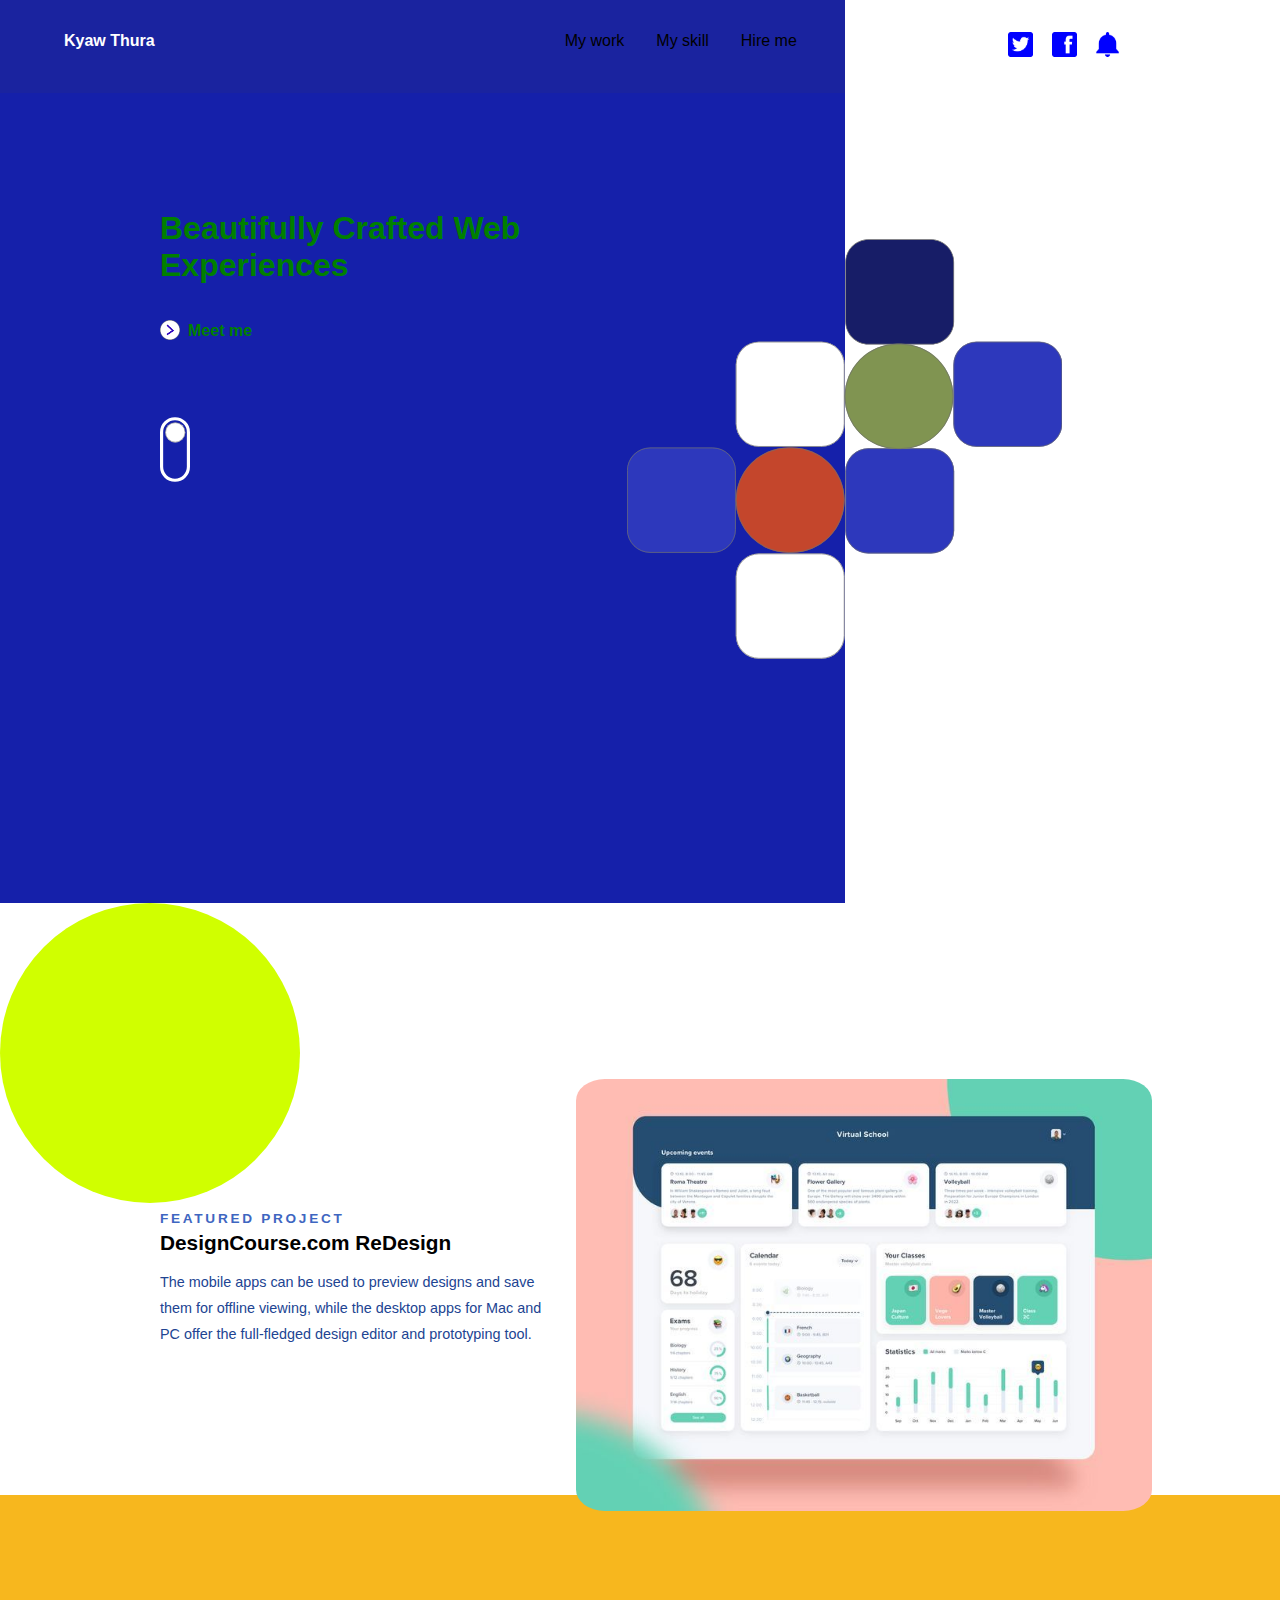
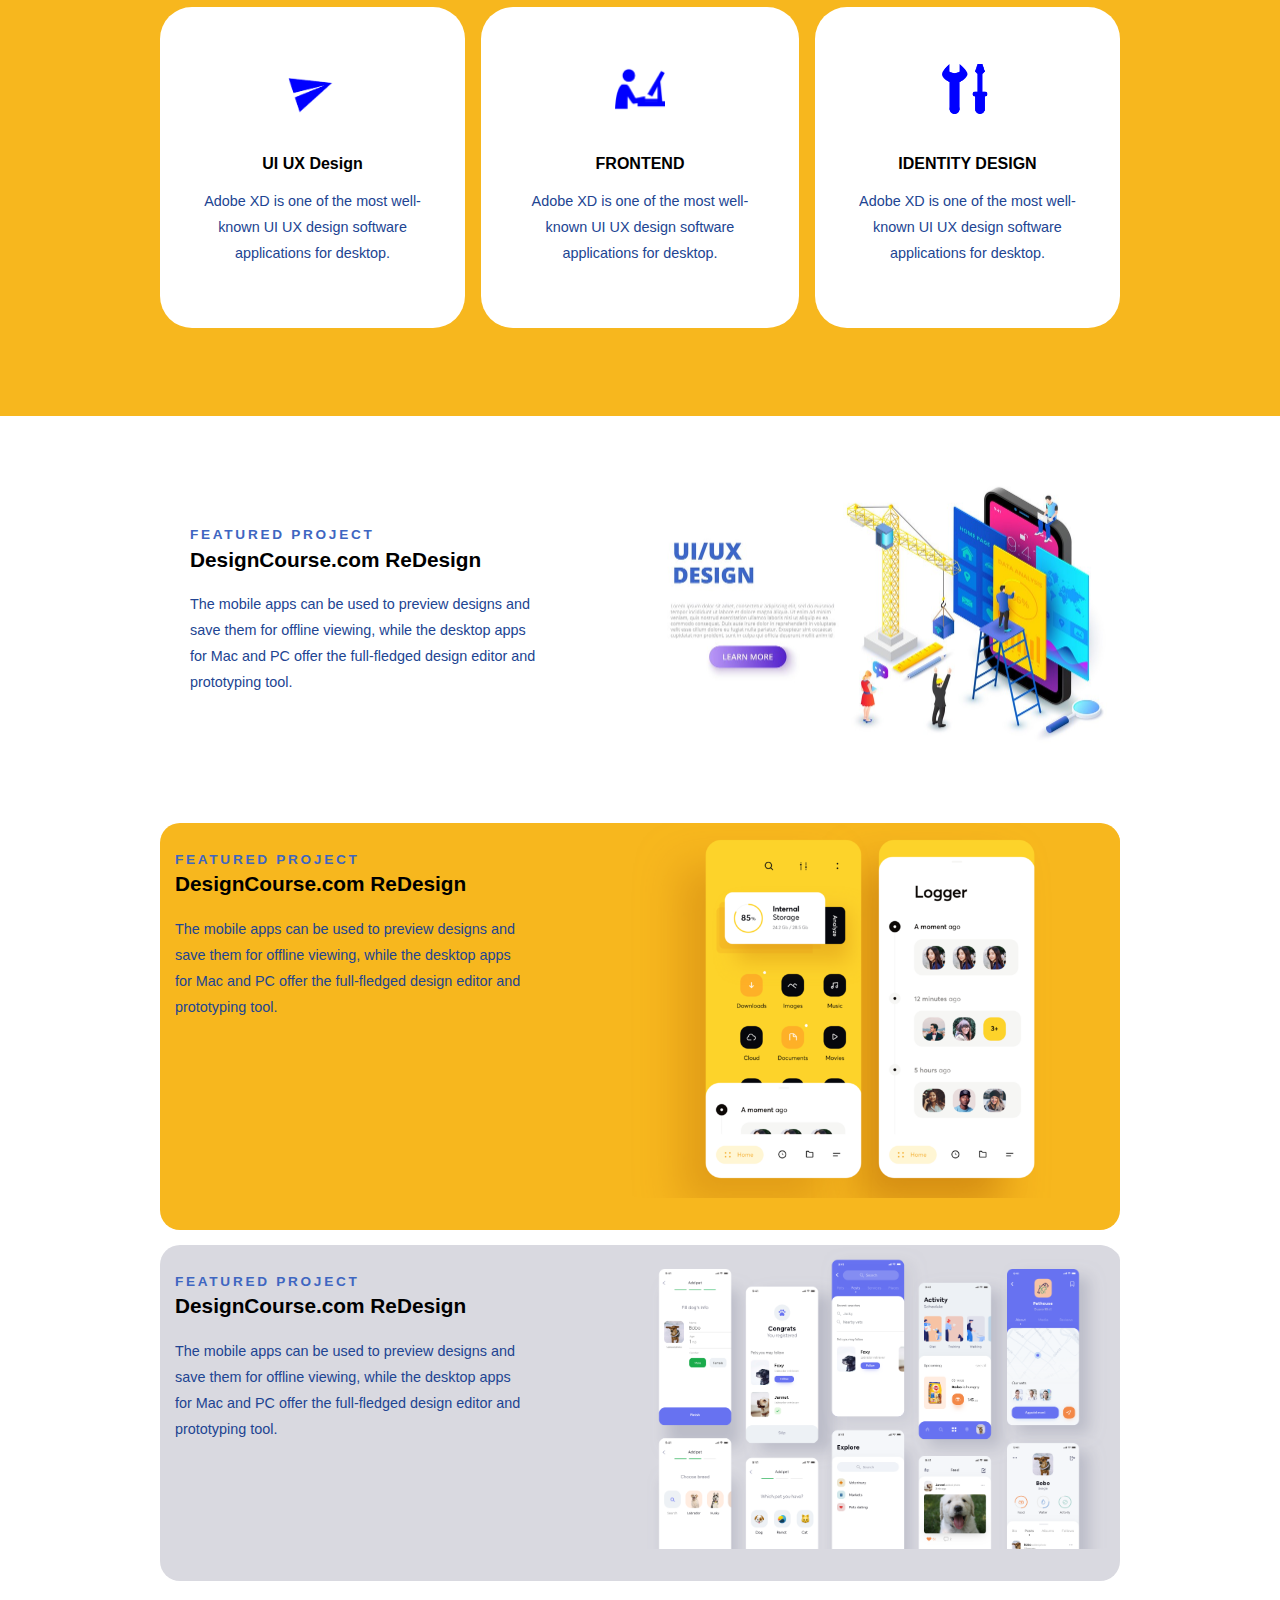
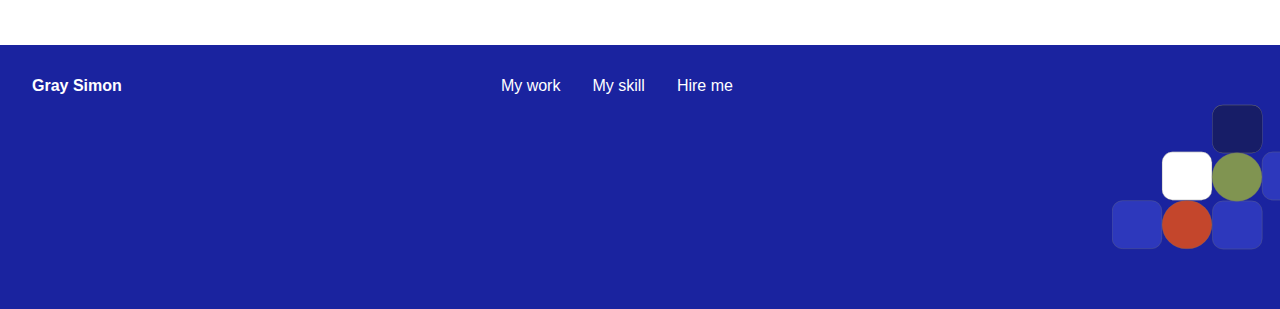
<file: index.html>
<!DOCTYPE html>
<html lang="en">
<head>
    <meta charset="UTF-8">
    <meta name="viewport" content="width=device-width, initial-scale=1.0">
    <title>Document</title>
    <link rel="stylesheet" href="css/main.css">

</head>
<body>
    
    <div class="nav-container">
        <header>
            <a href="index.html" class="logo">Kyaw Thura</a>

            <nav>
                <ul>
                    <li><a href="#">My work</a></li>
                    <li><a href="#">My skill</a></li>
                    <li><a href="#">Hire me</a></li>
                </ul>
            </nav>
        </header>
        <div class="social-header">
            <ul>
                <li><a href="#"><img src="images/Image 10.png" alt="skype"></a></li>
                <li><a href="#"><img src="images/Image 9.png" alt="facebook"></a></li>
                <li><a href="#"><img src="images/Image 11.png" alt="noti"></a></li>

            </ul>
        </div>
    </div>
    <div class="hero">
        <div class="content">
            <h1>Beautifully Crafted Web Experiences</h1>
            <div class=""></div>
            <div class="meet">
                <span><img src="images/Group 1.png" alt="arrow"></span>
                <p>Meet me</p>
            </div>
            <svg class="scroll" width="57" height="123" viewBox="0 0 57 123">
                <g id="Group_10" data-name="Group 10" transform="translate(-235 -661)">
                  <g id="Rectangle_8" data-name="Rectangle 8" transform="translate(235 661)" fill="none" stroke="#fff" stroke-width="6">
                    <rect width="57" height="123" rx="28.5" stroke="none"/>
                    <rect x="3" y="3" width="51" height="117" rx="25.5" fill="none"/>
                  </g>
                  <g id="Ellipse_9" data-name="Ellipse 9" transform="translate(245 671)" fill="#fff" stroke="#707070" stroke-width="1">
                    <circle cx="19" cy="19" r="19" stroke="none"/>
                    <circle cx="19" cy="19" r="18.5" fill="none"/>
                  </g>
                </g>
              </svg>
              
        </div>
        <svg xmlns="http://www.w3.org/2000/svg" class="hero-design" width="604" height="582" viewBox="0 0 604 582">
            <g id="Group_9" data-name="Group 9" transform="translate(-950 -288)">
              <g id="Path_9" data-name="Path 9" transform="translate(1253 288)" fill="#171d67">
                <path d="M 119 145.5 L 32 145.5 C 27.74729919433594 145.5 23.62210083007813 144.6672210693359 19.73893928527832 143.0247802734375 C 15.98799991607666 141.4382629394531 12.61919975280762 139.1669464111328 9.726140022277832 136.2738647460938 C 6.833079814910889 133.3807983398438 4.561739921569824 130.0119934082031 2.975219964981079 126.2610778808594 C 1.332780003547668 122.3779220581055 0.5 118.2527008056641 0.5 114 L 0.5 32 C 0.5 27.74729919433594 1.332780003547668 23.62210083007813 2.975219964981079 19.73893928527832 C 4.561739921569824 15.98799991607666 6.833079814910889 12.61919975280762 9.726140022277832 9.726140022277832 C 12.61919975280762 6.833079814910889 15.98799991607666 4.561739921569824 19.73893928527832 2.975219964981079 C 23.62210083007813 1.332780003547668 27.74729919433594 0.5 32 0.5 L 119 0.5 C 123.2527008056641 0.5 127.3779220581055 1.332780003547668 131.2610778808594 2.975219964981079 C 135.0119934082031 4.561739921569824 138.3807983398438 6.833079814910889 141.2738647460938 9.726140022277832 C 144.1669464111328 12.61919975280762 146.4382629394531 15.98799991607666 148.0247802734375 19.73893928527832 C 149.6672210693359 23.62210083007813 150.5 27.74729919433594 150.5 32 L 150.5 114 C 150.5 118.2527008056641 149.6672210693359 122.3779220581055 148.0247802734375 126.2610778808594 C 146.4382629394531 130.0119934082031 144.1669464111328 133.3807983398438 141.2738647460938 136.2738647460938 C 138.3807983398438 139.1669464111328 135.0119934082031 141.4382629394531 131.2610778808594 143.0247802734375 C 127.3779220581055 144.6672210693359 123.2527008056641 145.5 119 145.5 Z" stroke="none"/>
                <path d="M 32 1 C 27.81458282470703 1 23.75489807128906 1.819503784179688 19.93370056152344 3.435714721679688 C 16.24235534667969 4.997024536132813 12.927001953125 7.232376098632813 10.07968139648438 10.07968139648438 C 7.232376098632813 12.927001953125 4.997024536132813 16.24235534667969 3.435714721679688 19.93370056152344 C 1.819503784179688 23.75489807128906 1 27.81458282470703 1 32 L 1 114 C 1 118.185417175293 1.819503784179688 122.2451019287109 3.435714721679688 126.0662841796875 C 4.997024536132813 129.7576141357422 7.232376098632813 133.072998046875 10.07968139648438 135.9203033447266 C 12.927001953125 138.7676239013672 16.24235534667969 141.0029602050781 19.93370056152344 142.5642852783203 C 23.75489807128906 144.1804962158203 27.81458282470703 145 32 145 L 119 145 C 123.185417175293 145 127.2451019287109 144.1804962158203 131.0662841796875 142.5642852783203 C 134.7576141357422 141.0029602050781 138.072998046875 138.7676239013672 140.9203033447266 135.9203033447266 C 143.7676239013672 133.072998046875 146.0029602050781 129.7576141357422 147.5642852783203 126.0662841796875 C 149.1804962158203 122.2451019287109 150 118.185417175293 150 114 L 150 32 C 150 27.81458282470703 149.1804962158203 23.75489807128906 147.5642852783203 19.93370056152344 C 146.0029602050781 16.24235534667969 143.7676239013672 12.927001953125 140.9203033447266 10.07968139648438 C 138.072998046875 7.232376098632813 134.7576141357422 4.997024536132813 131.0662841796875 3.435714721679688 C 127.2451019287109 1.819503784179688 123.185417175293 1 119 1 L 32 1 M 32 0 L 119 0 C 136.673095703125 0 151 14.32687377929688 151 32 L 151 114 C 151 131.673095703125 136.673095703125 146 119 146 L 32 146 C 14.32687377929688 146 0 131.673095703125 0 114 L 0 32 C 0 14.32687377929688 14.32687377929688 0 32 0 Z" stroke="none" fill="#707070"/>
              </g>
              <g id="Rectangle_10" data-name="Rectangle 10" transform="translate(1403 430)" fill="#2d38bc" stroke="#707070" stroke-width="1">
                <rect width="151" height="146" rx="32" stroke="none"/>
                <rect x="0.5" y="0.5" width="150" height="145" rx="31.5" fill="none"/>
              </g>
              <g id="Rectangle_11" data-name="Rectangle 11" transform="translate(1101 430)" fill="#fff" stroke="#707070" stroke-width="1">
                <rect width="151" height="146" rx="32" stroke="none"/>
                <rect x="0.5" y="0.5" width="150" height="145" rx="31.5" fill="none"/>
              </g>
              <g id="Rectangle_12" data-name="Rectangle 12" transform="translate(950 577)" fill="#2d38bc" stroke="#707070" stroke-width="1">
                <rect width="151" height="146" rx="32" stroke="none"/>
                <rect x="0.5" y="0.5" width="150" height="145" rx="31.5" fill="none"/>
              </g>
              <g id="Rectangle_16" data-name="Rectangle 16" transform="translate(1101 724)" fill="#fff" stroke="#707070" stroke-width="1">
                <rect width="151" height="146" rx="32" stroke="none"/>
                <rect x="0.5" y="0.5" width="150" height="145" rx="31.5" fill="none"/>
              </g>
              <g id="Rectangle_14" data-name="Rectangle 14" transform="translate(1253 578)" fill="#2d38bc" stroke="#707070" stroke-width="1">
                <rect width="151" height="146" rx="32" stroke="none"/>
                <rect x="0.5" y="0.5" width="150" height="145" rx="31.5" fill="none"/>
              </g>
              <g id="Rectangle_13" data-name="Rectangle 13" transform="translate(1101 577)" fill="#c4462c" stroke="#707070" stroke-width="1">
                <rect width="151" height="146" rx="73" stroke="none"/>
                <rect x="0.5" y="0.5" width="150" height="145" rx="72.5" fill="none"/>
              </g>
              <g id="Rectangle_15" data-name="Rectangle 15" transform="translate(1252 433)" fill="#809451" stroke="#707070" stroke-width="1">
                <rect width="151" height="146" rx="73" stroke="none"/>
                <rect x="0.5" y="0.5" width="150" height="145" rx="72.5" fill="none"/>
              </g>
            </g>
          </svg>
          
    </div>
    <section class="featured">
        <div class="left">
            <div class="inner transition2">
                <p class="subtitle">Featured Project</p>
                <a href="#" class="featured-title">DesignCourse.com ReDesign</a>
                <p class="featured-desc">The mobile apps can be used to preview designs and
                    save them for offline viewing, while the desktop apps for
                    Mac and PC offer the full-fledged design editor and prototyping tool.</p>

            </div>
        
        </div>
        <img class="right transition2" src="images/project-1.png" alt="Featured Project">
    </section>
    <section class="skills">
        <div class="skills-container">
            <ul>
                <li class="transation2">
                    <div class="icon-container one">
                        <img src="images/Image 5.png" alt="UI/UX Icon">
                    </div>
                    <p class="skill-title">UI UX Design</p>
                    <p class="featured-desc">Adobe XD is one of the 
                      most well-known UI UX design software applications for 
                      desktop.</p>

                </li>
                <li class="transation2">
                  <div class="icon-container one">
                      <img src="images/Image 6.png" alt="UI/UX Icon">
                  </div>
                  <p class="skill-title">FRONTEND </p>
                  <p class="featured-desc">Adobe XD is one of the 
                    most well-known UI UX design software applications for 
                    desktop.</p>

              </li>
              <li class="transation2">
                <div class="icon-container one">
                    <img src="images/Image 7.png" alt="UI/UX Icon">
                </div>
                <p class="skill-title">IDENTITY DESIGN</p>
                <p class="featured-desc">Adobe XD is one of the 
                  most well-known UI UX design software applications for 
                  desktop.</p>

            </li>
            </ul>
        </div>
    </section>
    <section class="portfolio">
      <div class="portfolio-container transition1">
        <div class="portfolio-left">
          <div class="inner">
            <p class="subtitle">Featured Project</p>
            <p class="featured-title">DesignCourse.com ReDesign</p>
            <p class="featured-desc">The mobile apps can be used to preview designs and
              save them for offline viewing, while the desktop apps for
              Mac and PC offer the full-fledged design editor and prototyping tool.</p>
          </div>
        </div>
        <a href="#"><img src="images/ui-design-concept.jpg" alt="Fretastic"></a>
      </div>
      <div class="portfolio-container transition2">
        <div class="ortfolio-left">
          <div class="inner">
            <p class="subtitle">Featured Project</p>
            <p class="featured-title">DesignCourse.com ReDesign</p>
            <p class="featured-desc">The mobile apps can be used to preview designs and
              save them for offline viewing, while the desktop apps for
              Mac and PC offer the full-fledged design editor and prototyping tool.</p>
          </div>
        </div>
        <a href="#"><img src="images/file-explorer_2x.png" alt="Fretastic"></a>
      </div>
      <div class="portfolio-container transition3">
        <div class="ortfolio-left">
          <div class="inner">
            <p class="subtitle">Featured Project</p>
            <p class="featured-title">DesignCourse.com ReDesign</p>
            <p class="featured-desc">The mobile apps can be used to preview designs and
              save them for offline viewing, while the desktop apps for
              Mac and PC offer the full-fledged design editor and prototyping tool.</p>
          </div>
        </div>
        <a href="#"><img src="images/phones.png" alt="Fretastic"></a>
      </div>
    </section>
    <div class="foot">
      <footer>
          <a href="index.html" class="logo">Gray Simon</a>

          <nav>
              <ul>
                  <li><a href="#">My work</a></li>
                  <li><a href="#">My skill</a></li>
                  <li><a href="#">Hire me</a></li>
              </ul>
          </nav>
      
      
        <svg class="svgfoot" xmlns="http://www.w3.org/2000/svg" width="604" height="436" viewBox="0 0 604 436">
          <g id="Group_11" data-name="Group 11" transform="translate(-950 -288)">
            <g id="Path_9" data-name="Path 9" transform="translate(1253 288)" fill="#171d67">
              <path d="M 119 145.5 L 32 145.5 C 27.74729919433594 145.5 23.62210083007813 144.6672210693359 19.73893928527832 143.0247802734375 C 15.98799991607666 141.4382629394531 12.61919975280762 139.1669464111328 9.726140022277832 136.2738647460938 C 6.833079814910889 133.3807983398438 4.561739921569824 130.0119934082031 2.975219964981079 126.2610778808594 C 1.332780003547668 122.3779220581055 0.5 118.2527008056641 0.5 114 L 0.5 32 C 0.5 27.74729919433594 1.332780003547668 23.62210083007813 2.975219964981079 19.73893928527832 C 4.561739921569824 15.98799991607666 6.833079814910889 12.61919975280762 9.726140022277832 9.726140022277832 C 12.61919975280762 6.833079814910889 15.98799991607666 4.561739921569824 19.73893928527832 2.975219964981079 C 23.62210083007813 1.332780003547668 27.74729919433594 0.5 32 0.5 L 119 0.5 C 123.2527008056641 0.5 127.3779220581055 1.332780003547668 131.2610778808594 2.975219964981079 C 135.0119934082031 4.561739921569824 138.3807983398438 6.833079814910889 141.2738647460938 9.726140022277832 C 144.1669464111328 12.61919975280762 146.4382629394531 15.98799991607666 148.0247802734375 19.73893928527832 C 149.6672210693359 23.62210083007813 150.5 27.74729919433594 150.5 32 L 150.5 114 C 150.5 118.2527008056641 149.6672210693359 122.3779220581055 148.0247802734375 126.2610778808594 C 146.4382629394531 130.0119934082031 144.1669464111328 133.3807983398438 141.2738647460938 136.2738647460938 C 138.3807983398438 139.1669464111328 135.0119934082031 141.4382629394531 131.2610778808594 143.0247802734375 C 127.3779220581055 144.6672210693359 123.2527008056641 145.5 119 145.5 Z" stroke="none"/>
              <path d="M 32 1 C 27.81458282470703 1 23.75489807128906 1.819503784179688 19.93370056152344 3.435714721679688 C 16.24235534667969 4.997024536132813 12.927001953125 7.232376098632813 10.07968139648438 10.07968139648438 C 7.232376098632813 12.927001953125 4.997024536132813 16.24235534667969 3.435714721679688 19.93370056152344 C 1.819503784179688 23.75489807128906 1 27.81458282470703 1 32 L 1 114 C 1 118.185417175293 1.819503784179688 122.2451019287109 3.435714721679688 126.0662841796875 C 4.997024536132813 129.7576141357422 7.232376098632813 133.072998046875 10.07968139648438 135.9203033447266 C 12.927001953125 138.7676239013672 16.24235534667969 141.0029602050781 19.93370056152344 142.5642852783203 C 23.75489807128906 144.1804962158203 27.81458282470703 145 32 145 L 119 145 C 123.185417175293 145 127.2451019287109 144.1804962158203 131.0662841796875 142.5642852783203 C 134.7576141357422 141.0029602050781 138.072998046875 138.7676239013672 140.9203033447266 135.9203033447266 C 143.7676239013672 133.072998046875 146.0029602050781 129.7576141357422 147.5642852783203 126.0662841796875 C 149.1804962158203 122.2451019287109 150 118.185417175293 150 114 L 150 32 C 150 27.81458282470703 149.1804962158203 23.75489807128906 147.5642852783203 19.93370056152344 C 146.0029602050781 16.24235534667969 143.7676239013672 12.927001953125 140.9203033447266 10.07968139648438 C 138.072998046875 7.232376098632813 134.7576141357422 4.997024536132813 131.0662841796875 3.435714721679688 C 127.2451019287109 1.819503784179688 123.185417175293 1 119 1 L 32 1 M 32 0 L 119 0 C 136.673095703125 0 151 14.32687377929688 151 32 L 151 114 C 151 131.673095703125 136.673095703125 146 119 146 L 32 146 C 14.32687377929688 146 0 131.673095703125 0 114 L 0 32 C 0 14.32687377929688 14.32687377929688 0 32 0 Z" stroke="none" fill="#707070"/>
            </g>
            <g id="Rectangle_10" data-name="Rectangle 10" transform="translate(1403 430)" fill="#2d38bc" stroke="#707070" stroke-width="1">
              <rect width="151" height="146" rx="32" stroke="none"/>
              <rect x="0.5" y="0.5" width="150" height="145" rx="31.5" fill="none"/>
            </g>
            <g id="Rectangle_11" data-name="Rectangle 11" transform="translate(1101 430)" fill="#fff" stroke="#707070" stroke-width="1">
              <rect width="151" height="146" rx="32" stroke="none"/>
              <rect x="0.5" y="0.5" width="150" height="145" rx="31.5" fill="none"/>
            </g>
            <g id="Rectangle_12" data-name="Rectangle 12" transform="translate(950 577)" fill="#2d38bc" stroke="#707070" stroke-width="1">
              <rect width="151" height="146" rx="32" stroke="none"/>
              <rect x="0.5" y="0.5" width="150" height="145" rx="31.5" fill="none"/>
            </g>
            <g id="Rectangle_14" data-name="Rectangle 14" transform="translate(1253 578)" fill="#2d38bc" stroke="#707070" stroke-width="1">
              <rect width="151" height="146" rx="32" stroke="none"/>
              <rect x="0.5" y="0.5" width="150" height="145" rx="31.5" fill="none"/>
            </g>
            <g id="Rectangle_13" data-name="Rectangle 13" transform="translate(1101 577)" fill="#c4462c" stroke="#707070" stroke-width="1">
              <rect width="151" height="146" rx="73" stroke="none"/>
              <rect x="0.5" y="0.5" width="150" height="145" rx="72.5" fill="none"/>
            </g>
            <g id="Rectangle_15" data-name="Rectangle 15" transform="translate(1252 433)" fill="#809451" stroke="#707070" stroke-width="1">
              <rect width="151" height="146" rx="73" stroke="none"/>
              <rect x="0.5" y="0.5" width="150" height="145" rx="72.5" fill="none"/>
            </g>
          </g>
        </svg>
      </footer>

  </div>  
</body>
</html>
</file>
<file: css/main.css>
body {
  height: 100vh;
  margin: 0;
  font-family: 'Arial';
}

ul {
  list-style-type: none;
  margin: 0;
  padding: 0;
}

a {
  text-decoration: none;
}

img {
  width: 100%;
  border-radius: 5%;
}

.nav-container a {
  color: black;
}

.nav-container {
  background: #1A239F;
  width: 100%;
}

header {
  display: -webkit-box;
  display: -ms-flexbox;
  display: flex;
  -webkit-box-pack: justify;
      -ms-flex-pack: justify;
          justify-content: space-between;
  padding: 2em;
}

header .logo {
  color: #FFFFFF;
  font-weight: bold;
}

header ul {
  display: -webkit-box;
  display: -ms-flexbox;
  display: flex;
}

header ul a {
  display: block;
  padding: 0 1em;
}

.social-header, .hero-design {
  display: none;
}

.hero {
  background: #1520AA;
  color: green;
  display: -ms-grid;
  display: grid;
  text-align: center;
  padding: 4em;
}

.meet {
  display: -webkit-box;
  display: -ms-flexbox;
  display: flex;
  margin: 0 auto;
  width: 200px;
  font-weight: bold;
}

.meet span {
  margin-top: 0.9em;
  margin-right: .5em;
  width: 20px;
}

.scroll {
  width: 30px;
  margin-top: 2em;
}

section {
  padding: 4em 2em;
  text-align: center;
}

.featured {
  position: relative;
}

.featured::before {
  content: "";
  position: absolute;
  width: 200px;
  height: 200px;
  border-radius: 50%;
  background: #d0ff00;
  top: 0;
  left: 0;
  z-index: -1;
}

.subtitle {
  text-transform: uppercase;
  font-weight: bold;
  color: #3E66C1;
  letter-spacing: .2em;
  font-size: .85em;
}

.featured-title {
  color: #000000;
  font-weight: bold;
  font-size: 1.3em;
  margin-top: -.4em;
  display: block;
}

.featured-desc {
  color: #214492;
  margin-bottom: 3em;
  font-size: .9em;
  line-height: 1.8em;
  font-weight: 500;
}

img .right .transition2 {
  border-radius: 50%;
}

.skills {
  background: #F7B71E;
}

.skills-container ul li {
  background: white;
  padding: 2em;
  border-radius: 2em;
  margin-bottom: 1.5em;
}

.skills-container ul li .icon-container {
  height: 100px;
  display: -ms-grid;
  display: grid;
  place-content: center;
  margin: 0 auto;
}

.one {
  width: 50px;
}

.skill-title {
  font-weight: bold;
}

.featured-desc {
  margin-bottom: 2em;
}

.portfolio-container {
  width: 100%;
}

.portfolio .inner {
  padding: 15px;
}

.portfolio-container a img {
  /* border-radius: 1em; */
  margin-bottom: 2em;
}

.portfolio-container.transition1 {
  background: white;
  padding: 15px;
}

.portfolio-container.transition2 {
  background: #F7B71E;
  border-radius: 20px;
  margin-bottom: 15px;
}

.portfolio-container.transition3 {
  background: #D9D9E0;
  border-radius: 20px;
}

.foot {
  background: #1A239F;
  width: 100%;
}

footer {
  display: -webkit-box;
  display: -ms-flexbox;
  display: flex;
  -webkit-box-pack: justify;
      -ms-flex-pack: justify;
          justify-content: space-between;
  padding: 2em;
}

footer .logo {
  color: #FFFFFF;
  font-weight: bold;
}

.foot a {
  color: white;
}

footer {
  background: #1A239F;
  width: 100%;
}

footer ul {
  display: -webkit-box;
  display: -ms-flexbox;
  display: flex;
}

footer ul a {
  display: block;
  padding: 0 1em;
}

.svgfoot {
  width: 200px;
  height: 200px;
}

@media only screen and (min-width: 800px) {
  .featured, .portfolio {
    text-align: left;
  }
  .featured, .portfolio-container {
    display: -ms-grid;
    display: grid;
    -ms-grid-columns: 40% auto;
        grid-template-columns: 40% auto;
  }
  .left, .portfolio-left {
    display: -ms-grid;
    display: grid;
    place-content: center;
  }
  .right {
    margin-left: 2em;
    margin-top: 1em;
  }
  .skills {
    margin-top: -5em;
    margin-bottom: -7em;
    padding-top: 7em;
  }
  .skills-container ul {
    display: -ms-grid;
    display: grid;
    -ms-grid-columns: (auto)[3];
        grid-template-columns: repeat(3, auto);
    grid-gap: 1em;
  }
  .portfolio {
    padding-top: 7em;
  }
  .portfolio-container img {
    margin-left: 2em;
  }
  .featured {
    position: relative;
  }
  .featured::before {
    content: "";
    position: absolute;
    width: 300px;
    height: 300px;
    border-radius: 50%;
    background: #d0ff00;
    margin-bottom: 10em;
    z-index: -1;
  }
  img {
    width: 100%;
    border-radius: 5%;
  }
}

@media only screen and (min-width: 1050px) {
  .hero {
    height: 90vh;
  }
  .nav-container {
    display: -ms-grid;
    display: grid;
    -ms-grid-columns: 66% auto;
        grid-template-columns: 66% auto;
    background: unset;
  }
  .nav-container header {
    background: #1A239F;
    padding: 2em 2em 2em 4em;
  }
  .featured::before {
    content: "";
    position: absolute;
    width: 300px;
    height: 300px;
    border-radius: 50%;
    background: #d0ff00;
    margin-bottom: 10em;
    z-index: -1;
  }
  .social-header {
    padding: 2em 4em 2em 0;
  }
  section {
    padding: 4em;
  }
  .social-header {
    display: block;
  }
  .social-header ul {
    display: -webkit-box;
    display: -ms-flexbox;
    display: flex;
    -webkit-box-pack: justify;
        -ms-flex-pack: justify;
            justify-content: space-between;
    width: 7em;
    float: right;
  }
  .social-header img {
    width: 25px;
  }
  .hero {
    display: -ms-grid;
    display: grid;
    -ms-grid-columns: 66% auto;
        grid-template-columns: 66% auto;
    background: unset;
    padding: 0;
  }
  .hero .content {
    background: #1520AA;
    padding: 6em 8em 6em 4em;
    text-align: left;
  }
  .meet {
    margin: unset;
  }
  .hero-design {
    display: unset;
    margin-left: -50%;
    margin-top: 15%;
    width: 100%;
  }
  .portfolio img {
    float: right;
    max-width: 500px;
  }
}

@media only screen and (min-width: 1250px) {
  header {
    padding: 2em 2em 2em 10em;
  }
  .social-header {
    padding: 2em 10em 2em 0;
  }
  section {
    padding: 10em 10em 4em 10em;
  }
  .hero .content {
    padding: 6em 8em 6em 10em;
  }
}

@media only screen and (min-width: 1550px) {
  header {
    padding: 2em 2em 2em 20em;
  }
  .social-header {
    padding: 2em 20em 2em 0;
  }
  .section {
    padding: 6em 20em 4em 20em;
  }
  .hero .content {
    padding: 9em 20em 6em 20em;
  }
}
/*# sourceMappingURL=main.css.map */
</file>
